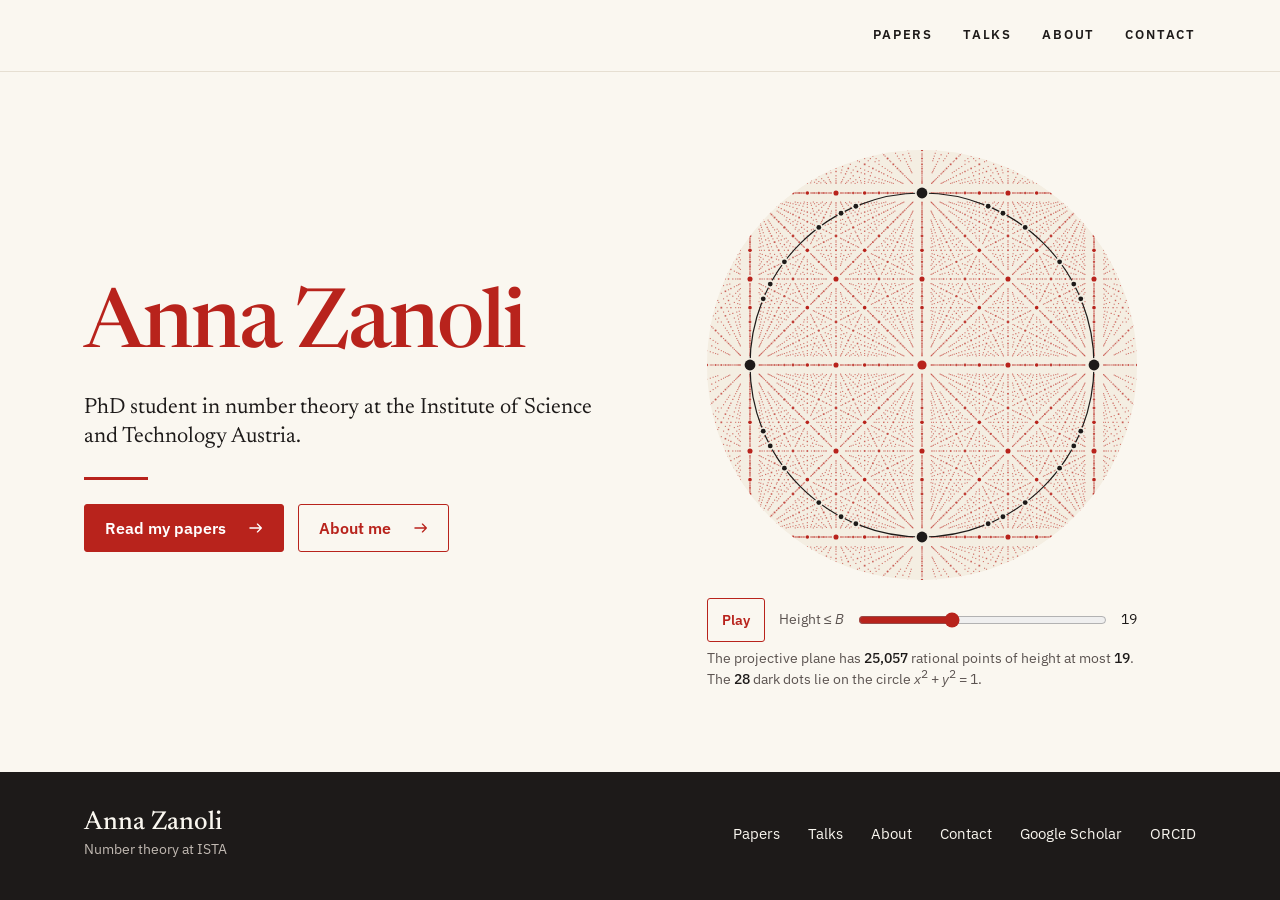
<file: index.html>
<!doctype html>
<html lang="en">
<head>
<meta charset="utf-8">
<meta name="viewport" content="width=device-width, initial-scale=1">
<title>Anna Zanoli · Number theory</title>
<meta name="description" content="Anna Zanoli is a PhD student in number theory at the Institute of Science and Technology Austria. She studies rational points on algebraic varieties.">
<meta property="og:type" content="website">
<meta property="og:title" content="Anna Zanoli · Number theory">
<meta property="og:description" content="PhD student in number theory at the Institute of Science and Technology Austria, working on rational points on algebraic varieties.">
<link rel="icon" href="favicon.svg" type="image/svg+xml">
<link rel="stylesheet" href="assets/site.css?v=12">
</head>
<body class="home">
<a class="skip" href="#main">Skip to content</a>

<header class="site-header">
  <nav class="site-nav wrap" aria-label="Main">
    <div class="nav-links">
      <a href="papers.html">Papers</a>
      <a href="talks.html">Talks</a>
      <a href="about.html">About</a>
      <a href="contact.html">Contact</a>
    </div>
  </nav>
</header>

<main id="main">

  <div class="hero wrap">
    <div class="hero-text">
      <h1>Anna Zanoli</h1>
      <p class="lede">PhD student in number theory at the Institute of Science and Technology Austria.</p>
      <div class="short-rule" aria-hidden="true"></div>
      <div class="buttons">
        <a class="btn arrow" href="papers.html">Read my papers</a>
        <a class="btn btn--ghost arrow" href="about.html">About me</a>
      </div>
    </div>

    <figure class="points" data-points>
      <canvas role="img" aria-label="Every rational point of bounded height in a window of the plane, drawn as a red dot. The points on the unit circle are drawn dark."></canvas>
      <figcaption>
        <div class="points-row">
          <button type="button" class="btn btn--ghost btn--small" data-play>Play</button>
          <label for="height-bound">Height ≤ <i>B</i></label>
          <input id="height-bound" type="range" min="2" max="48" step="1" value="32">
          <output for="height-bound" data-b>32</output>
        </div>
        <p>The projective plane has <b data-plane>114,049</b> rational points of height at most <b data-b>32</b>. The <b data-circle>44</b> dark dots lie on the circle <i>x</i><sup>2</sup> + <i>y</i><sup>2</sup> = 1.</p>
      </figcaption>
    </figure>
  </div>

  <!-- A section about your research themes will go here, below the opening. -->

</main>

<footer class="site-footer">
  <div class="wrap">
    <div>
      <div class="footer-name">Anna Zanoli</div>
      <div class="footer-sub">Number theory at ISTA</div>
    </div>
    <div class="footer-links">
      <a href="papers.html">Papers</a>
      <a href="talks.html">Talks</a>
      <a href="about.html">About</a>
      <a href="contact.html">Contact</a>
      <a href="https://scholar.google.com/citations?user=0lnLRWkAAAAJ&amp;hl=en">Google Scholar</a>
      <a href="https://orcid.org/0009-0009-5926-9120">ORCID</a>
    </div>
  </div>
</footer>

<script src="assets/points.js?v=12"></script>
</body>
</html>
</file>
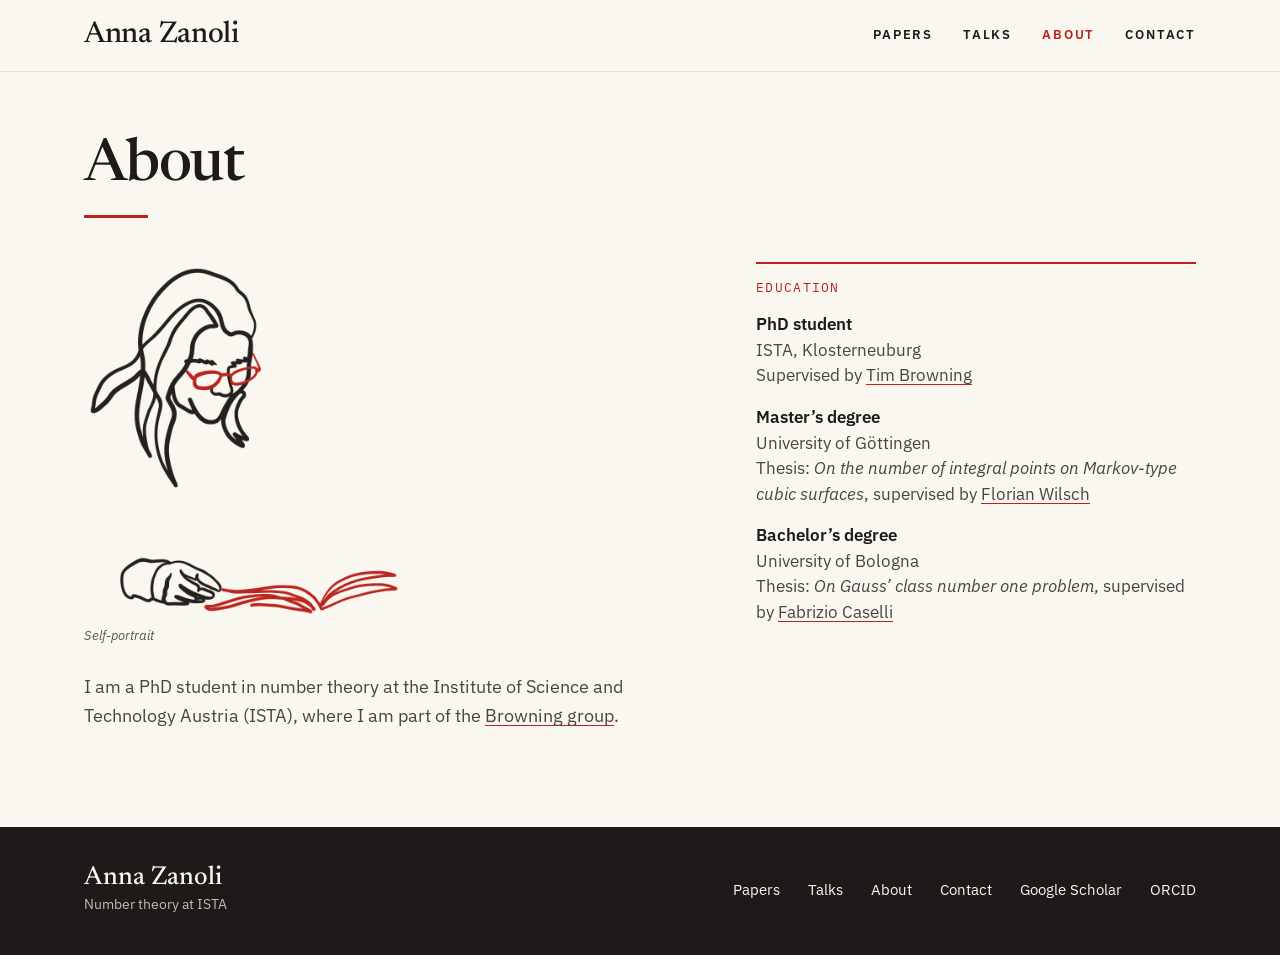
<file: about.html>
<!doctype html>
<html lang="en">
<head>
<meta charset="utf-8">
<meta name="viewport" content="width=device-width, initial-scale=1">
<title>About · Anna Zanoli</title>
<meta name="description" content="About Anna Zanoli: PhD student in number theory at the Institute of Science and Technology Austria, supervised by Tim Browning.">
<meta property="og:type" content="website">
<meta property="og:title" content="About · Anna Zanoli">
<link rel="icon" href="favicon.svg" type="image/svg+xml">
<link rel="stylesheet" href="assets/site.css?v=12">
</head>
<body>
<a class="skip" href="#main">Skip to content</a>

<header class="site-header">
  <nav class="site-nav wrap" aria-label="Main">
    <a class="wordmark" href="index.html">Anna Zanoli</a>
    <div class="nav-links">
      <a href="papers.html">Papers</a>
      <a href="talks.html">Talks</a>
      <a href="about.html" aria-current="page">About</a>
      <a href="contact.html">Contact</a>
    </div>
  </nav>
</header>

<main id="main">
  <div class="wrap page-head">
    <h1>About</h1>
    <div class="short-rule" aria-hidden="true"></div>
  </div>
  <div class="wrap page-body about">
    <div class="about-text">
      <figure class="portrait">
        <img src="assets/self-portrait.png" width="320" height="358" alt="Line drawing by Anna Zanoli of herself in red glasses, looking down at an open book, one hand resting beside it.">
        <figcaption>Self-portrait</figcaption>
      </figure>
      <p>I am a PhD student in number theory at the Institute of Science and Technology Austria (ISTA), where I am part of the <a href="https://ist.ac.at/en/research/browning-group/">Browning group</a>.</p>
    </div>
    <div class="facts">
      <h2 class="facts-label">Education</h2>
      <dl>
        <div>
          <dt>PhD student</dt>
          <dd>ISTA, Klosterneuburg<br>Supervised by <a href="https://tdbrowning.github.io/index.html">Tim Browning</a></dd>
        </div>
        <div>
          <dt>Master’s degree</dt>
          <dd>University of Göttingen<br>Thesis: <i>On the number of integral points on Markov-type cubic surfaces</i>, supervised by <a href="https://www.florianwilsch.de/">Florian Wilsch</a></dd>
        </div>
        <div>
          <dt>Bachelor’s degree</dt>
          <dd>University of Bologna<br>Thesis: <i>On Gauss’ class number one problem</i>, supervised by <a href="https://www.unibo.it/sitoweb/fabrizio.caselli">Fabrizio Caselli</a></dd>
        </div>
      </dl>
    </div>
  </div>
</main>

<footer class="site-footer">
  <div class="wrap">
    <div>
      <div class="footer-name">Anna Zanoli</div>
      <div class="footer-sub">Number theory at ISTA</div>
    </div>
    <div class="footer-links">
      <a href="papers.html">Papers</a>
      <a href="talks.html">Talks</a>
      <a href="about.html">About</a>
      <a href="contact.html">Contact</a>
      <a href="https://scholar.google.com/citations?user=0lnLRWkAAAAJ&amp;hl=en">Google Scholar</a>
      <a href="https://orcid.org/0009-0009-5926-9120">ORCID</a>
    </div>
  </div>
</footer>
</body>
</html>
</file>
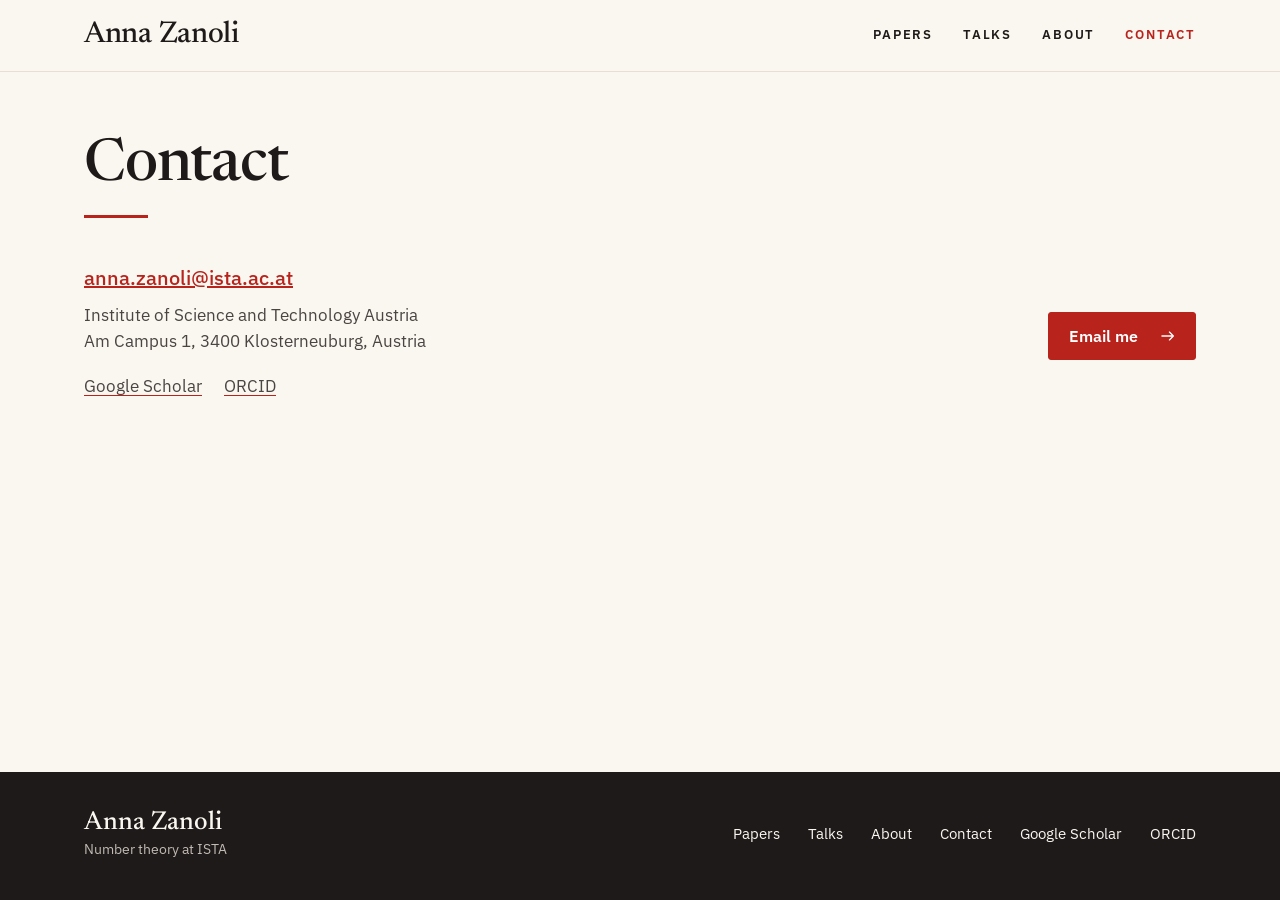
<file: contact.html>
<!doctype html>
<html lang="en">
<head>
<meta charset="utf-8">
<meta name="viewport" content="width=device-width, initial-scale=1">
<title>Contact · Anna Zanoli</title>
<meta name="description" content="How to reach Anna Zanoli, PhD student in number theory at the Institute of Science and Technology Austria.">
<meta property="og:type" content="website">
<meta property="og:title" content="Contact · Anna Zanoli">
<link rel="icon" href="favicon.svg" type="image/svg+xml">
<link rel="stylesheet" href="assets/site.css?v=12">
</head>
<body>
<a class="skip" href="#main">Skip to content</a>

<header class="site-header">
  <nav class="site-nav wrap" aria-label="Main">
    <a class="wordmark" href="index.html">Anna Zanoli</a>
    <div class="nav-links">
      <a href="papers.html">Papers</a>
      <a href="talks.html">Talks</a>
      <a href="about.html">About</a>
      <a href="contact.html" aria-current="page">Contact</a>
    </div>
  </nav>
</header>

<main id="main">
  <div class="wrap page-head">
    <h1>Contact</h1>
    <div class="short-rule" aria-hidden="true"></div>
  </div>
  <div class="wrap page-body contact">
    <div class="contact-text">
      <!-- The address below is completed by assets/site.js, from the two parts in assets/content.js -->
      <p><a class="email" href="contact.html" data-email>anna.zanoli [at] ista.ac.at</a></p>
      <p>Institute of Science and Technology Austria<br>Am Campus 1, 3400 Klosterneuburg, Austria</p>
      <p class="profiles">
        <a href="https://scholar.google.com/citations?user=0lnLRWkAAAAJ&amp;hl=en">Google Scholar</a>
        <a href="https://orcid.org/0009-0009-5926-9120">ORCID</a>
      </p>
    </div>
    <div class="buttons">
      <a class="btn arrow" href="contact.html" data-email-button>Email me</a>
    </div>
  </div>
</main>

<footer class="site-footer">
  <div class="wrap">
    <div>
      <div class="footer-name">Anna Zanoli</div>
      <div class="footer-sub">Number theory at ISTA</div>
    </div>
    <div class="footer-links">
      <a href="papers.html">Papers</a>
      <a href="talks.html">Talks</a>
      <a href="about.html">About</a>
      <a href="contact.html">Contact</a>
      <a href="https://scholar.google.com/citations?user=0lnLRWkAAAAJ&amp;hl=en">Google Scholar</a>
      <a href="https://orcid.org/0009-0009-5926-9120">ORCID</a>
    </div>
  </div>
</footer>

<script src="assets/content.js?v=12"></script>
<script src="assets/site.js?v=12"></script>
</body>
</html>
</file>
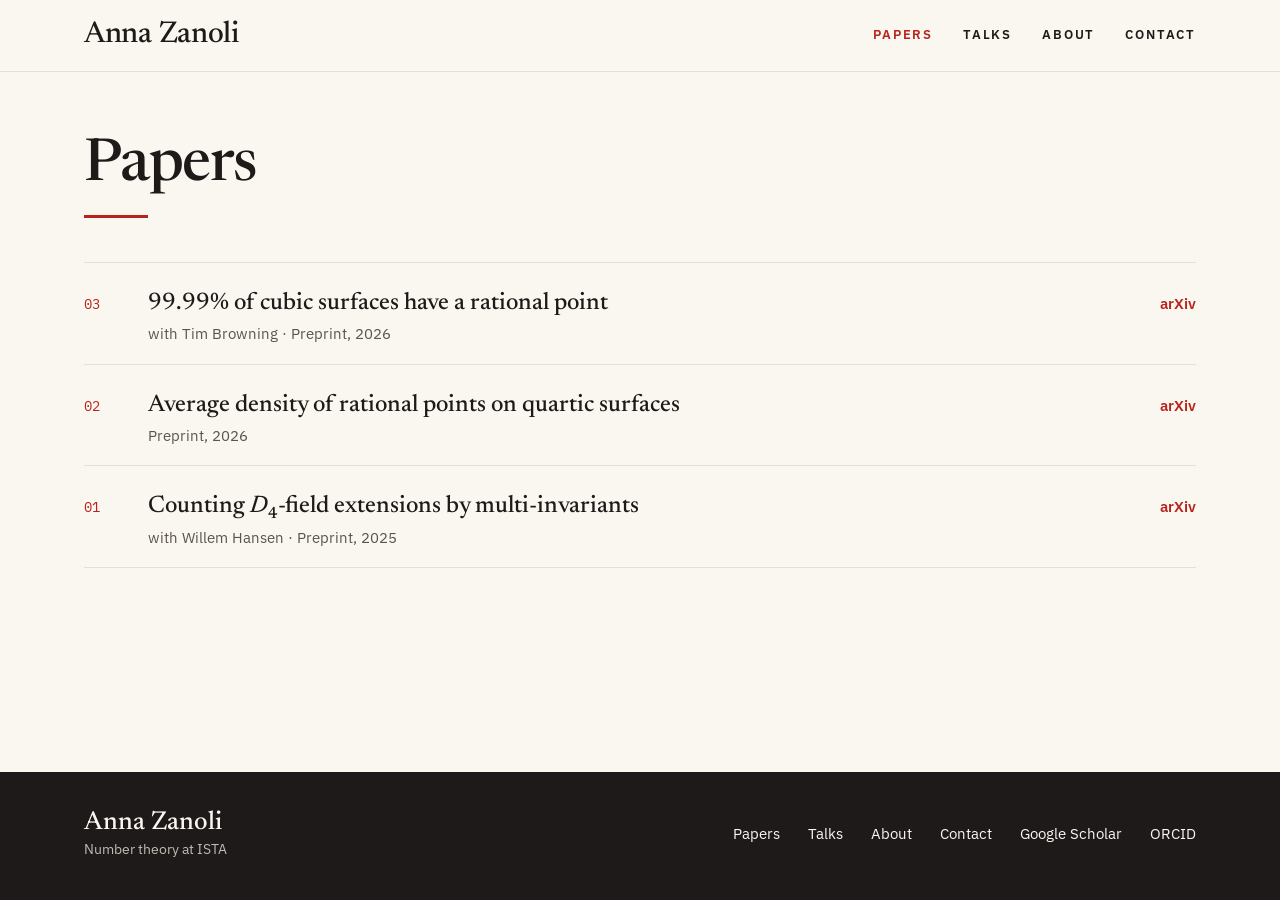
<file: papers.html>
<!doctype html>
<html lang="en">
<head>
<meta charset="utf-8">
<meta name="viewport" content="width=device-width, initial-scale=1">
<title>Papers · Anna Zanoli</title>
<meta name="description" content="Papers and preprints by Anna Zanoli, number theorist at the Institute of Science and Technology Austria.">
<meta property="og:type" content="website">
<meta property="og:title" content="Papers · Anna Zanoli">
<link rel="icon" href="favicon.svg" type="image/svg+xml">
<link rel="stylesheet" href="assets/site.css?v=12">
</head>
<body>
<a class="skip" href="#main">Skip to content</a>

<header class="site-header">
  <nav class="site-nav wrap" aria-label="Main">
    <a class="wordmark" href="index.html">Anna Zanoli</a>
    <div class="nav-links">
      <a href="papers.html" aria-current="page">Papers</a>
      <a href="talks.html">Talks</a>
      <a href="about.html">About</a>
      <a href="contact.html">Contact</a>
    </div>
  </nav>
</header>

<main id="main">
  <div class="wrap page-head">
    <h1>Papers</h1>
    <div class="short-rule" aria-hidden="true"></div>
  </div>
  <div class="wrap page-body">
    <!-- This list is filled in from assets/content.js -->
    <ol class="entries" data-papers></ol>
    <noscript><p>The list of papers needs JavaScript. You can also find them on <a href="https://scholar.google.com/citations?user=0lnLRWkAAAAJ&amp;hl=en">Google Scholar</a>.</p></noscript>
  </div>
</main>

<footer class="site-footer">
  <div class="wrap">
    <div>
      <div class="footer-name">Anna Zanoli</div>
      <div class="footer-sub">Number theory at ISTA</div>
    </div>
    <div class="footer-links">
      <a href="papers.html">Papers</a>
      <a href="talks.html">Talks</a>
      <a href="about.html">About</a>
      <a href="contact.html">Contact</a>
      <a href="https://scholar.google.com/citations?user=0lnLRWkAAAAJ&amp;hl=en">Google Scholar</a>
      <a href="https://orcid.org/0009-0009-5926-9120">ORCID</a>
    </div>
  </div>
</footer>

<script src="assets/content.js?v=12"></script>
<script src="assets/site.js?v=12"></script>
</body>
</html>
</file>
<file: assets/site.css>
/* Anna Zanoli · site styles
   Layout idea: a light ground, serif headings, one red accent, hairline rules between bands.
   To change the red everywhere, edit --accent (and its darker hover shade) below. */

@font-face { font-family: "Newsreader"; font-style: normal; font-weight: 200 800; font-display: swap; src: url("fonts/newsreader-latin-opsz-normal.woff2") format("woff2"); }
@font-face { font-family: "Newsreader"; font-style: italic; font-weight: 200 800; font-display: swap; src: url("fonts/newsreader-latin-opsz-italic.woff2") format("woff2"); }
@font-face { font-family: "IBM Plex Sans"; font-style: normal; font-weight: 400; font-display: swap; src: url("fonts/ibm-plex-sans-latin-400-normal.woff2") format("woff2"); }
@font-face { font-family: "IBM Plex Sans"; font-style: italic; font-weight: 400; font-display: swap; src: url("fonts/ibm-plex-sans-latin-400-italic.woff2") format("woff2"); }
@font-face { font-family: "IBM Plex Sans"; font-style: normal; font-weight: 500; font-display: swap; src: url("fonts/ibm-plex-sans-latin-500-normal.woff2") format("woff2"); }
@font-face { font-family: "IBM Plex Sans"; font-style: normal; font-weight: 600; font-display: swap; src: url("fonts/ibm-plex-sans-latin-600-normal.woff2") format("woff2"); }
@font-face { font-family: "IBM Plex Mono"; font-style: normal; font-weight: 400; font-display: swap; src: url("fonts/ibm-plex-mono-latin-400-normal.woff2") format("woff2"); }
@font-face { font-family: "IBM Plex Mono"; font-style: normal; font-weight: 500; font-display: swap; src: url("fonts/ibm-plex-mono-latin-500-normal.woff2") format("woff2"); }

:root {
  --ground: #FAF7F0;
  --tint: #FBF3E6;
  --disc: #F4EEE2;
  --rule: #E6DFD2;
  --ink: #1D1A19;
  --text: #4A4442;
  --muted: #5B5350;
  --accent: #B8231C;
  --accent-dark: #8F1A14;
  --footer: #1D1A19;
  --footer-text: #FAF7F0;
  --footer-muted: #C2BAB3;
  --serif: "Newsreader", "Iowan Old Style", Georgia, serif;
  --sans: "IBM Plex Sans", "Helvetica Neue", Arial, sans-serif;
  --mono: "IBM Plex Mono", ui-monospace, Menlo, Consolas, monospace;
  --gutter: clamp(20px, 5vw, 64px);
  color-scheme: light;
}

*, *::before, *::after { box-sizing: border-box; }

html { -webkit-text-size-adjust: 100%; scroll-behavior: smooth; }

body {
  margin: 0;
  min-height: 100vh;
  min-height: 100dvh;
  display: flex;
  flex-direction: column;
  background: var(--ground);
  color: var(--ink);
  font-family: var(--sans);
  font-size: 16.5px;
  line-height: 1.55;
}

main { flex: 1 0 auto; }
.home main { display: flex; flex-direction: column; justify-content: center; }
.home .hero { padding-top: 56px; padding-bottom: 60px; }

h1, h2, h3, p, ul, ol, dl, dd, figure { margin: 0; }
sup, sub { line-height: 0; }
ul, ol { padding: 0; list-style: none; }

a { color: var(--accent); }
a:hover { color: var(--accent-dark); }

:focus-visible { outline: 2px solid var(--accent); outline-offset: 3px; border-radius: 2px; }

.wrap { width: 100%; max-width: 1240px; margin: 0 auto; padding-left: var(--gutter); padding-right: var(--gutter); }

.skip { position: absolute; left: var(--gutter); top: -60px; padding: 10px 14px; background: var(--ink); color: var(--ground); font-weight: 600; text-decoration: none; }
.skip:focus { top: 8px; color: var(--ground); }

/* An arrow drawn as a shape, so it looks the same on every computer. */
.arrow::after {
  content: "";
  display: inline-block;
  width: 0.95em;
  height: 0.7em;
  margin-left: 0.55em;
  background: currentColor;
  -webkit-mask: url("data:image/svg+xml,%3Csvg xmlns='http://www.w3.org/2000/svg' viewBox='0 0 19 14' fill='none' stroke='black' stroke-width='1.8' stroke-linecap='round' stroke-linejoin='round'%3E%3Cpath d='M1 7h16M11.5 1.5 17 7l-5.5 5.5'/%3E%3C/svg%3E") center / contain no-repeat;
          mask: url("data:image/svg+xml,%3Csvg xmlns='http://www.w3.org/2000/svg' viewBox='0 0 19 14' fill='none' stroke='black' stroke-width='1.8' stroke-linecap='round' stroke-linejoin='round'%3E%3Cpath d='M1 7h16M11.5 1.5 17 7l-5.5 5.5'/%3E%3C/svg%3E") center / contain no-repeat;
}

/* ---------- Top bar ---------- */

.site-header { border-bottom: 1px solid var(--rule); }
.site-nav { display: flex; flex-wrap: wrap; align-items: center; justify-content: space-between; gap: 0 32px; padding-top: 12px; padding-bottom: 12px; }
.wordmark { padding: 4px 0; font-family: var(--serif); font-size: 30px; font-weight: 500; letter-spacing: -0.01em; line-height: 1.3; color: var(--ink); text-decoration: none; }
.wordmark:hover { color: var(--ink); }
.nav-links { display: flex; flex-wrap: wrap; gap: 0 30px; }
.home .site-nav { justify-content: flex-end; min-height: 71px; }
.nav-links a { display: block; padding: 13px 0; font-size: 13px; font-weight: 600; letter-spacing: 0.14em; text-transform: uppercase; color: var(--ink); text-decoration: none; }
.nav-links a:hover, .nav-links a[aria-current="page"] { color: var(--accent); }

/* ---------- Home: opening ---------- */

.hero { display: flex; flex-wrap: wrap; align-items: center; gap: 48px 56px; padding-top: 72px; padding-bottom: 80px; }
.hero-text { flex: 1 1 440px; min-width: 0; display: flex; flex-direction: column; align-items: flex-start; gap: 24px; }
.hero h1 { font-family: var(--serif); font-size: clamp(52px, 6.4vw, 88px); font-weight: 500; line-height: 1; letter-spacing: -0.025em; color: var(--accent); }
.hero h1 em { font-weight: 400; color: var(--accent); white-space: nowrap; }
.lede { font-family: var(--serif); font-size: 22px; line-height: 1.35; color: var(--ink); }
.short-rule { width: 64px; height: 3px; background: var(--accent); }
.buttons { display: flex; flex-wrap: wrap; gap: 14px; }

.btn { display: inline-flex; align-items: center; justify-content: space-between; gap: 14px; min-height: 48px; padding: 0 20px; border: 1.5px solid var(--accent); border-radius: 3px; background: var(--accent); color: #FFFFFF; font-family: inherit; font-size: 15.5px; font-weight: 600; text-decoration: none; cursor: pointer; }
.btn:hover { background: var(--accent-dark); border-color: var(--accent-dark); color: #FFFFFF; }
.btn--ghost { background: transparent; color: var(--accent); }
.btn--ghost:hover { background: var(--accent); border-color: var(--accent); color: #FFFFFF; }
.btn--small { min-height: 44px; padding: 0 14px; font-size: 14px; }

/* ---------- The figure ---------- */

.points { flex: 1 1 480px; min-width: 0; display: flex; flex-direction: column; align-items: center; gap: 18px; }
.points canvas { display: block; width: 100%; max-width: 430px; aspect-ratio: 1 / 1; border-radius: 50%; background: var(--disc); }
.points figcaption { width: 100%; max-width: 430px; display: flex; flex-direction: column; gap: 6px; font-size: 14px; line-height: 1.5; color: var(--muted); }
.points-row { display: flex; align-items: center; gap: 14px; }
.points-row label { flex: 0 0 auto; }
.points-row input[type="range"] { flex: 1 1 0; min-width: 0; height: 44px; margin: 0; accent-color: var(--accent); cursor: pointer; }
.points-row output { flex: 0 0 2ch; text-align: right; font-family: var(--mono); color: var(--ink); }
.points b { font-weight: 500; color: var(--ink); font-variant-numeric: tabular-nums; }

/* ---------- Bands ---------- */

.band { border-top: 1px solid var(--rule); }
.band--tint { background: var(--tint); }
.band > .wrap { padding-top: 72px; padding-bottom: 76px; }

.section-title { font-family: var(--serif); font-size: 34px; font-weight: 500; line-height: 1.12; letter-spacing: -0.01em; }
.text-link { display: inline-block; padding: 10px 0; font-weight: 600; text-decoration: none; }

.stack { display: flex; flex-direction: column; align-items: flex-start; gap: 26px; }
.stack > .entries { align-self: stretch; }

/* ---------- Lists of papers and talks ---------- */

.entries { border-bottom: 1px solid var(--rule); }
.entry { display: flex; flex-wrap: wrap; align-items: baseline; gap: 4px 28px; padding: 18px 0; border-top: 1px solid var(--rule); }
.entry-num { flex: 0 0 36px; font-family: var(--mono); font-size: 14px; color: var(--accent); }
.entry-num--date { flex-basis: 136px; white-space: nowrap; }
.entry-body { flex: 999 1 420px; min-width: 0; display: flex; flex-direction: column; gap: 4px; }
.entry-title { font-family: var(--serif); font-size: 24px; font-weight: 500; line-height: 1.22; text-wrap: balance; }
.entry-title sub { font-size: 0.68em; }
.entry-meta { font-size: 15px; color: var(--muted); }
.entry-links { display: flex; gap: 22px; font-size: 14.5px; font-weight: 600; }
.entry-links a { padding: 12px 0; text-decoration: none; }
.entry-meta a, .facts dd a, .about-text p a, .profiles a { color: inherit; text-decoration-color: var(--accent); text-decoration-thickness: 1px; text-underline-offset: 3px; }
.entry-meta a:hover, .facts dd a:hover, .about-text p a:hover, .profiles a:hover { color: var(--accent); }
.empty-note { padding: 22px 0; border-top: 1px solid var(--rule); color: var(--muted); }

/* ---------- Inner pages ---------- */

.page-head { padding-top: 64px; padding-bottom: 44px; display: flex; flex-direction: column; align-items: flex-start; gap: 18px; }
.page-head h1 { font-family: var(--serif); font-size: clamp(40px, 4.6vw, 60px); font-weight: 500; line-height: 1.04; letter-spacing: -0.02em; }
.page-head p { max-width: 38em; font-size: 18px; color: var(--text); }
.page-body { padding-bottom: 96px; }

/* ---------- About ---------- */

.about { display: flex; flex-wrap: wrap; align-items: flex-start; gap: 40px 72px; }
.about-text { flex: 999 1 400px; min-width: 0; max-width: 600px; display: flex; flex-direction: column; gap: 16px; }
.about-text p { font-size: 18px; line-height: 1.6; color: var(--text); }
.portrait { width: 100%; max-width: 320px; display: flex; flex-direction: column; gap: 6px; margin-bottom: 12px; }
.portrait img { display: block; width: 100%; height: auto; }
.portrait figcaption { font-size: 12.5px; font-style: italic; color: var(--muted); }
.facts { flex: 1 1 380px; min-width: 0; display: flex; flex-direction: column; gap: 14px; padding-top: 14px; border-top: 2px solid var(--accent); }
.facts-label { font-family: var(--mono); font-size: 13px; font-weight: 400; letter-spacing: 0.1em; text-transform: uppercase; color: var(--accent); }
.facts dl { display: flex; flex-direction: column; gap: 16px; }
.facts dt { font-weight: 600; }
.facts dd { color: var(--text); }

/* ---------- Contact ---------- */

.contact { display: flex; flex-wrap: wrap; align-items: center; justify-content: space-between; gap: 28px 56px; }
.contact-text .email { font-size: 20px; }
.contact-text { flex: 1 1 420px; min-width: 0; display: flex; flex-direction: column; gap: 10px; }
.contact-text p { color: var(--text); }
.contact-text .email { font-weight: 500; overflow-wrap: anywhere; }
.profiles { display: flex; flex-wrap: wrap; gap: 0 22px; }
.profiles a { display: block; padding: 10px 0; }

/* ---------- Footer ---------- */

.site-footer { background: var(--footer); color: var(--footer-text); }
.site-footer .wrap { display: flex; flex-wrap: wrap; align-items: center; justify-content: space-between; gap: 16px 48px; padding-top: 36px; padding-bottom: 40px; }
.footer-name { font-family: var(--serif); font-size: 26px; font-weight: 500; line-height: 1.2; }
.footer-sub { font-size: 13.5px; color: var(--footer-muted); }
.footer-links { display: flex; flex-wrap: wrap; gap: 0 28px; font-size: 15px; }
.footer-links a { display: block; padding: 11px 0; color: var(--footer-text); text-decoration: none; }
.footer-links a:hover { color: var(--footer-text); text-decoration: underline; }

/* ---------- Narrow screens ---------- */

@media (max-width: 640px) {
  .wordmark { font-size: 26px; }
  .nav-links { gap: 0 22px; }
  .hero, .home .hero { padding-top: 44px; padding-bottom: 56px; }
  .lede { font-size: 20px; }
  .band > .wrap { padding-top: 52px; padding-bottom: 56px; }
  .section-title { font-size: 30px; }
  .entry-title { font-size: 22px; }
  .entry-num { flex-basis: 100%; }
  .page-head { padding-top: 44px; padding-bottom: 32px; }
  .page-body { padding-bottom: 64px; }
}

@media (prefers-reduced-motion: reduce) {
  html { scroll-behavior: auto; }
}
</file>
